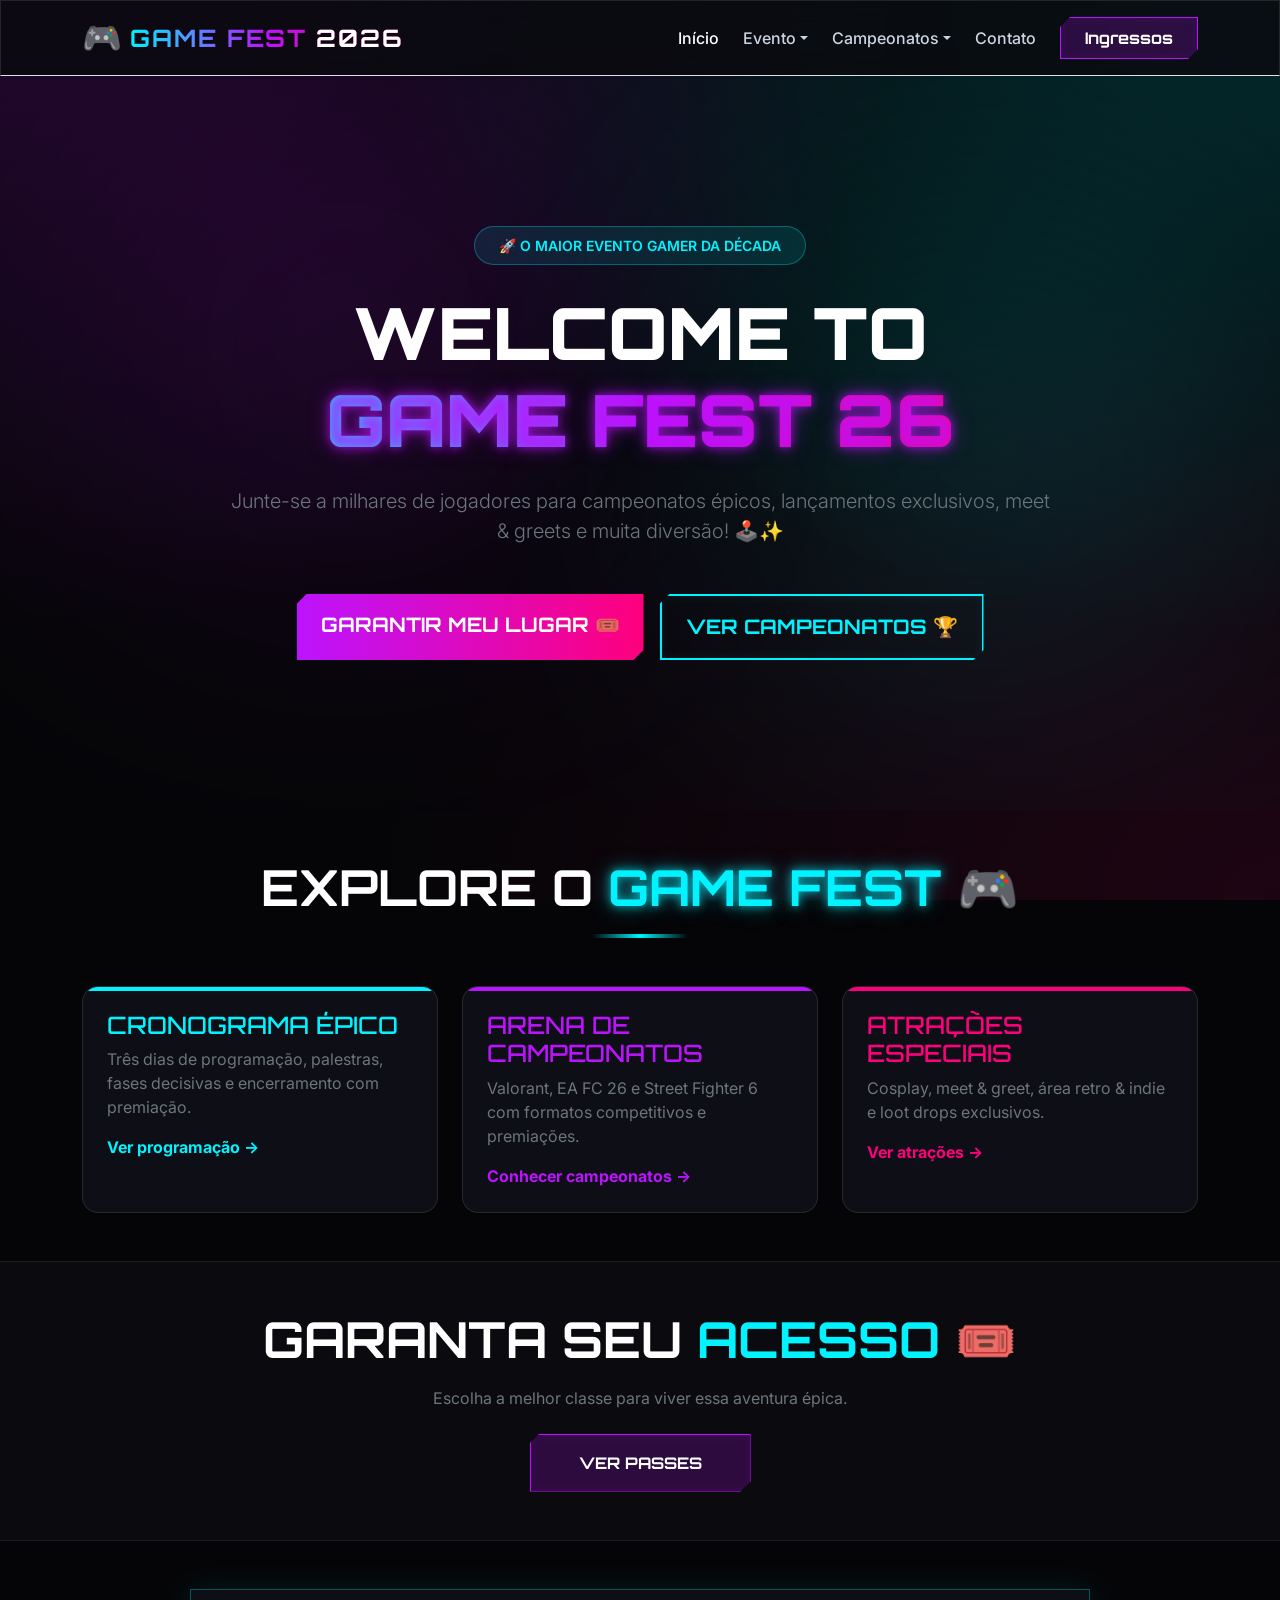
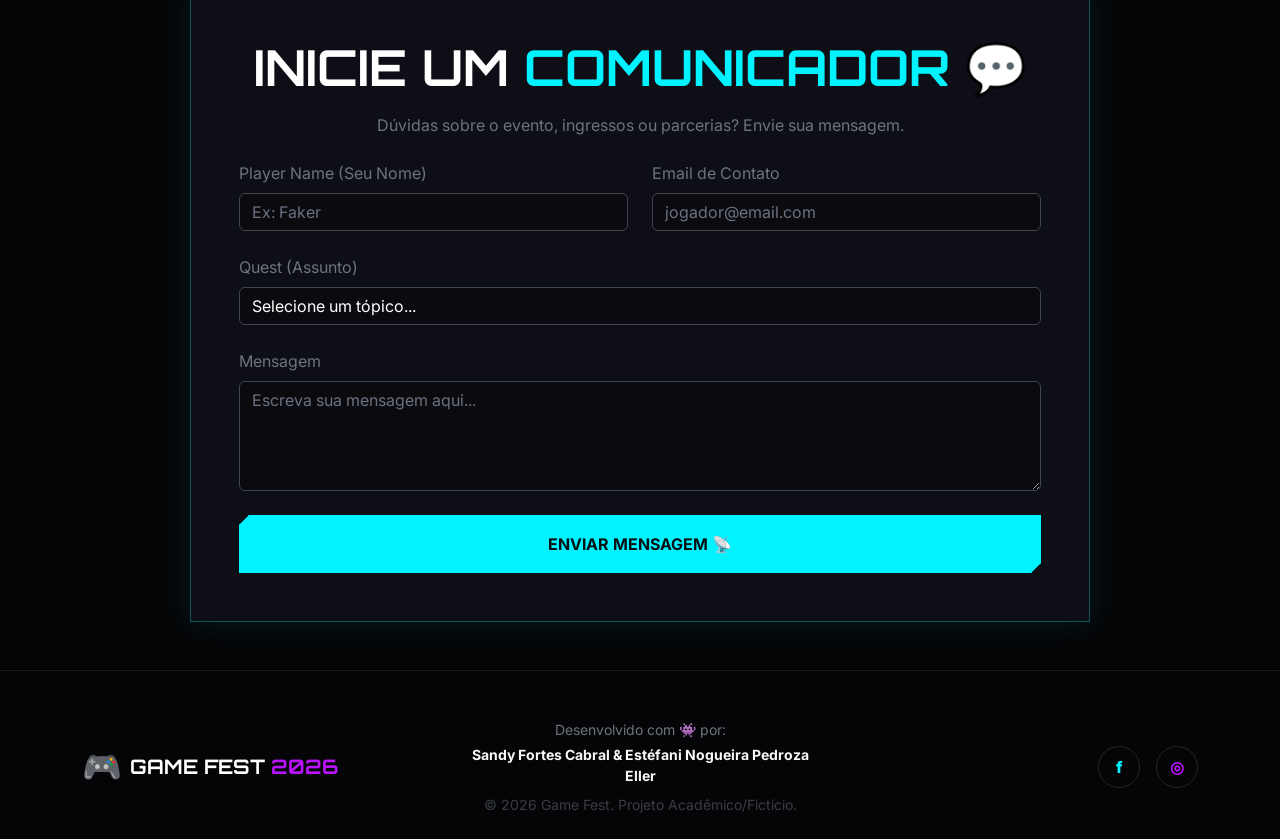
<file: index.html>
<!DOCTYPE html>
<html lang="pt-BR">
<head>
  <meta charset="UTF-8">
  <meta name="viewport" content="width=device-width, initial-scale=1.0">
  <title>Game Fest 2026</title>

<link href="https://cdn.jsdelivr.net/npm/bootstrap@5.3.3/dist/css/bootstrap.min.css" rel="stylesheet">
<link rel="preconnect" href="https://fonts.googleapis.com">
<link rel="preconnect" href="https://fonts.gstatic.com" crossorigin>
<link href="https://fonts.googleapis.com/css2?family=Inter:wght@400;500;600&family=Orbitron:wght@500;700;900&display=swap" rel="stylesheet">
<link rel="stylesheet" href="css/style.css">

</head>
<body>

<nav class="navbar navbar-expand-lg navbar-dark fixed-top glass-panel border-bottom">
  <div class="container">
    <a class="navbar-brand d-flex align-items-center gap-2" href="index.html">
      <span class="fs-2">🎮</span>
      <span class="font-gamer fw-bold fs-4 tracking-wider brand-gradient">
        GAME FEST <span class="text-white">2026</span>
      </span>
    </a>

    <button class="navbar-toggler border-0" type="button" data-bs-toggle="collapse"
            data-bs-target="#menuPrincipal" aria-controls="menuPrincipal"
            aria-expanded="false" aria-label="Abrir menu">
      <span class="navbar-toggler-icon"></span>
    </button>

    <div class="collapse navbar-collapse" id="menuPrincipal">
      <ul class="navbar-nav ms-auto align-items-lg-center gap-lg-2">
        <li class="nav-item">
          <a class="nav-link" href="index.html">Início</a>
        </li>

        <li class="nav-item dropdown">
          <a class="nav-link dropdown-toggle" href="#" role="button" data-bs-toggle="dropdown"
             aria-expanded="false">Evento</a>
          <ul class="dropdown-menu dropdown-menu-dark custom-dropdown">
            <li><a class="dropdown-item" href="programacao.html">Programação</a></li>
            <li><a class="dropdown-item" href="atracoes.html">Atrações</a></li>
            <li><a class="dropdown-item" href="ingressos.html">Ingressos</a></li>
          </ul>
        </li>

        <li class="nav-item dropdown">
          <a class="nav-link dropdown-toggle" href="#" role="button" data-bs-toggle="dropdown"
             aria-expanded="false">Campeonatos</a>
          <ul class="dropdown-menu dropdown-menu-dark custom-dropdown">
            <li><a class="dropdown-item" href="campeonatos.html#valorant">Valorant</a></li>
            <li><a class="dropdown-item" href="campeonatos.html#eafc">EA FC 26</a></li>
            <li><a class="dropdown-item" href="campeonatos.html#sf6">Street Fighter 6</a></li>
          </ul>
        </li>

        <li class="nav-item">
          <a class="nav-link" href="index.html#contato">Contato</a>
        </li>

        <li class="nav-item ms-lg-2 mt-2 mt-lg-0">
          <a href="ingressos.html" class="btn btn-scifi btn-neon-purple px-4 py-2 font-gamer fw-bold">
            Ingressos
          </a>
        </li>
      </ul>
    </div>
  </div>
</nav>

  <main>
<header class="hero d-flex align-items-center position-relative overflow-hidden">
  <div class="hero-glow hero-glow-purple"></div>
  <div class="hero-glow hero-glow-cyan"></div>

  <div class="container position-relative z-1 text-center py-5">
    <div class="d-inline-block mb-4 px-4 py-2 rounded-pill border border-cyan-soft bg-cyan-soft text-neonCyan fw-semibold small animate-float">
      🚀 O MAIOR EVENTO GAMER DA DÉCADA
    </div>

    <h1 class="display-2 font-gamer fw-black text-white mb-4">
      WELCOME TO<br>
      <span class="gradient-text text-glow-purple">GAME FEST 26</span>
    </h1>

    <p class="lead text-secondary mx-auto hero-copy mb-5">
      Junte-se a milhares de jogadores para campeonatos épicos, lançamentos exclusivos,
      meet &amp; greets e muita diversão! 🕹️✨
    </p>

    <div class="d-flex flex-column flex-sm-row justify-content-center gap-3">
      <a href="ingressos.html" class="btn btn-scifi btn-gradient-pink btn-lg px-4 py-3 font-gamer fw-bold">
        GARANTIR MEU LUGAR 🎟️
      </a>
      <a href="campeonatos.html" class="btn btn-scifi btn-outline-cyan btn-lg px-4 py-3 font-gamer fw-bold">
        VER CAMPEONATOS 🏆
      </a>
    </div>
  </div>
</header>

<section class="py-5 py-lg-6">
  <div class="container">
    <div class="text-center mb-5">
      <h2 class="section-title">EXPLORE O <span class="text-neonCyan text-glow-cyan">GAME FEST</span> 🎮</h2>
      <div class="section-line line-cyan"></div>
    </div>

    <div class="row g-4">
      <div class="col-md-6 col-lg-4">
        <div class="glass-panel content-card h-100 p-4">
          <div class="card-accent bg-cyan"></div>
          <h3 class="font-gamer fs-4 text-neonCyan">CRONOGRAMA ÉPICO</h3>
          <p class="text-secondary">Três dias de programação, palestras, fases decisivas e encerramento com premiação.</p>
          <a href="programacao.html" class="text-neonCyan fw-bold text-decoration-none">Ver programação →</a>
        </div>
      </div>
      <div class="col-md-6 col-lg-4">
        <div class="glass-panel content-card h-100 p-4">
          <div class="card-accent bg-purple"></div>
          <h3 class="font-gamer fs-4 text-neonPurple">ARENA DE CAMPEONATOS</h3>
          <p class="text-secondary">Valorant, EA FC 26 e Street Fighter 6 com formatos competitivos e premiações.</p>
          <a href="campeonatos.html" class="text-neonPurple fw-bold text-decoration-none">Conhecer campeonatos →</a>
        </div>
      </div>
      <div class="col-md-6 col-lg-4">
        <div class="glass-panel content-card h-100 p-4">
          <div class="card-accent bg-pink"></div>
          <h3 class="font-gamer fs-4 text-neonPink">ATRAÇÕES ESPECIAIS</h3>
          <p class="text-secondary">Cosplay, meet &amp; greet, área retro &amp; indie e loot drops exclusivos.</p>
          <a href="atracoes.html" class="text-neonPink fw-bold text-decoration-none">Ver atrações →</a>
        </div>
      </div>
    </div>
  </div>
</section>

<section class="py-5 bg-dark border-top border-bottom border-white-subtle">
  <div class="container text-center">
    <h2 class="section-title mb-3">GARANTA SEU <span class="text-neonCyan">ACESSO</span> 🎟️</h2>
    <p class="text-secondary mb-4">Escolha a melhor classe para viver essa aventura épica.</p>
    <a href="ingressos.html" class="btn btn-scifi btn-neon-purple px-5 py-3 font-gamer fw-bold">VER PASSES</a>
  </div>
</section>

<section id="contato" class="py-5 py-lg-6">
  <div class="container">
    <div class="glass-panel contact-panel mx-auto p-4 p-md-5">
      <div class="text-center mb-4">
        <h2 class="section-title">INICIE UM <span class="text-neonCyan">COMUNICADOR</span> 💬</h2>
        <p class="text-secondary mb-0">Dúvidas sobre o evento, ingressos ou parcerias? Envie sua mensagem.</p>
      </div>

      <form id="form-contato" class="row g-4">
        <div class="col-md-6">
          <label for="nome" class="form-label text-secondary">Player Name (Seu Nome)</label>
          <input type="text" id="nome" class="form-control gamer-input" placeholder="Ex: Faker" required>
        </div>
        <div class="col-md-6">
          <label for="email" class="form-label text-secondary">Email de Contato</label>
          <input type="email" id="email" class="form-control gamer-input" placeholder="jogador@email.com" required>
        </div>
        <div class="col-12">
          <label for="assunto" class="form-label text-secondary">Quest (Assunto)</label>
          <select id="assunto" class="form-select gamer-input" required>
            <option value="">Selecione um tópico...</option>
            <option value="ingressos">Dúvida sobre Ingressos</option>
            <option value="campeonatos">Inscrição em Campeonatos</option>
            <option value="imprensa">Credenciamento de Imprensa/Criador</option>
            <option value="outros">Outros</option>
          </select>
        </div>
        <div class="col-12">
          <label for="mensagem" class="form-label text-secondary">Mensagem</label>
          <textarea id="mensagem" rows="4" class="form-control gamer-input" placeholder="Escreva sua mensagem aqui..." required></textarea>
        </div>
        <div class="col-12">
          <button type="submit" class="w-100 btn btn-scifi btn-neon-cyan py-3 fw-bold">ENVIAR MENSAGEM 📡</button>
        </div>
      </form>

      <div id="mensagem-sucesso" class="alert alert-success d-none mt-4 text-center">
        ✅ Missão Concluída! Sua mensagem foi enviada com sucesso ao nosso QG. Aguarde nosso retorno!
      </div>
    </div>
  </div>
</section>
</main>

<footer class="bg-darker border-top border-white-subtle pt-5 pb-4">
  <div class="container">
    <div class="row align-items-center g-4">
      <div class="col-md-4">
        <div class="d-flex align-items-center gap-2">
          <span class="fs-2">🎮</span>
          <span class="font-gamer fw-bold fs-5">GAME FEST <span class="text-neonPurple">2026</span></span>
        </div>
      </div>

      <div class="col-md-4 text-center text-secondary small">
        <p class="mb-1">Desenvolvido com 👾 por:</p>
        <p class="fw-bold text-light mb-0">Sandy Fortes Cabral &amp; Estéfani Nogueira Pedroza Eller</p>
        <p class="mt-2 mb-0 opacity-50">&copy; 2026 Game Fest. Projeto Acadêmico/Fictício.</p>
      </div>

      <div class="col-md-4 d-flex justify-content-md-end justify-content-center gap-3">
        <a href="#" class="social-link text-cyan" aria-label="Facebook">f</a>
        <a href="#" class="social-link text-purple" aria-label="Instagram">◎</a>
      </div>
    </div>
  </div>
</footer>


<script src="https://cdn.jsdelivr.net/npm/bootstrap@5.3.3/dist/js/bootstrap.bundle.min.js"></script>
<script src="js/script.js"></script>

</body>
</html>
</file>
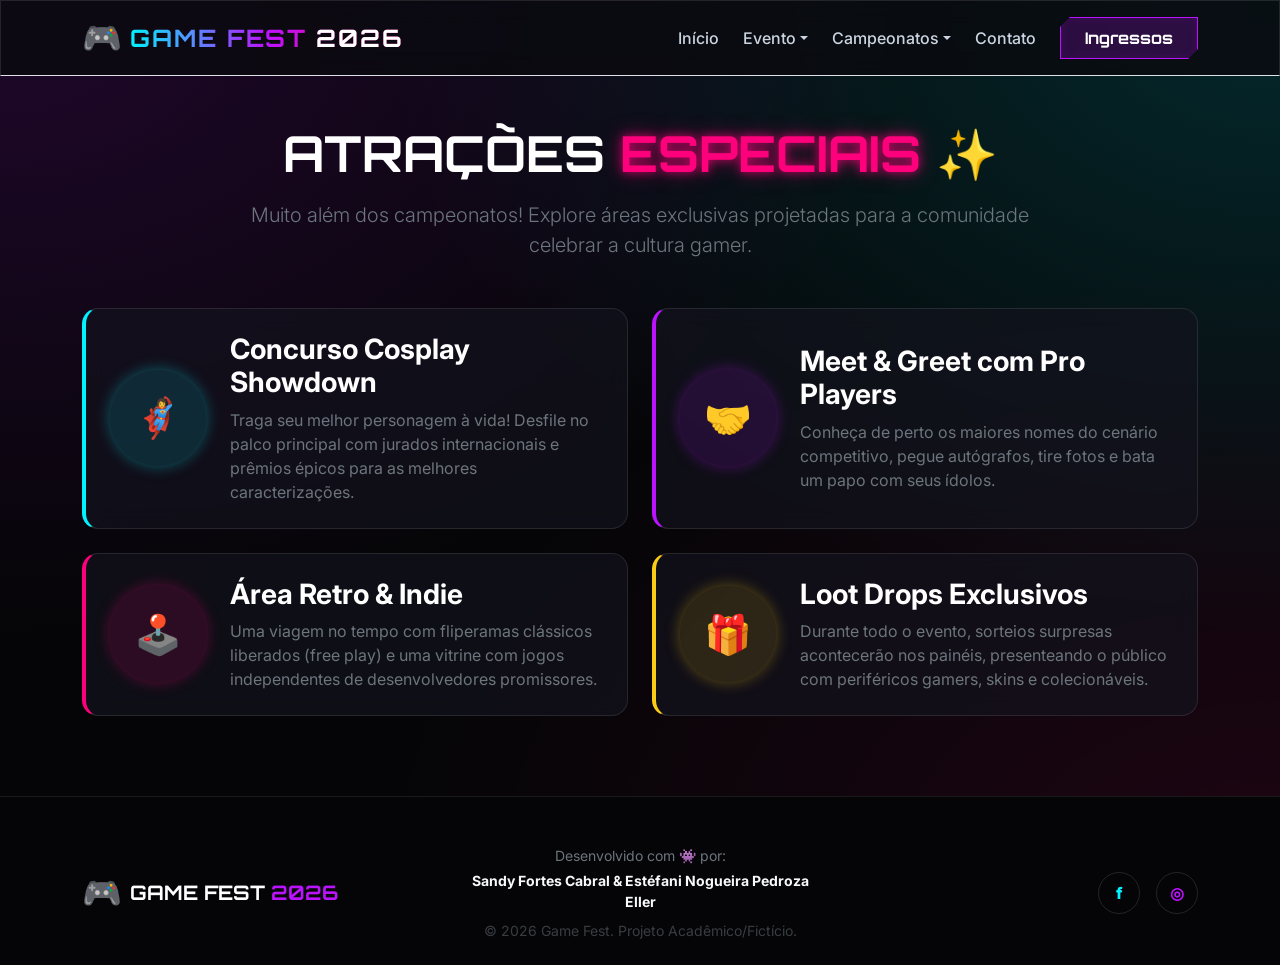
<file: atracoes.html>
<!DOCTYPE html>
<html lang="pt-BR">
<head>
  <meta charset="UTF-8">
  <meta name="viewport" content="width=device-width, initial-scale=1.0">
  <title>Atrações | Game Fest 2026</title>

<link href="https://cdn.jsdelivr.net/npm/bootstrap@5.3.3/dist/css/bootstrap.min.css" rel="stylesheet">
<link rel="preconnect" href="https://fonts.googleapis.com">
<link rel="preconnect" href="https://fonts.gstatic.com" crossorigin>
<link href="https://fonts.googleapis.com/css2?family=Inter:wght@400;500;600&family=Orbitron:wght@500;700;900&display=swap" rel="stylesheet">
<link rel="stylesheet" href="css/style.css">

</head>
<body>

<nav class="navbar navbar-expand-lg navbar-dark fixed-top glass-panel border-bottom">
  <div class="container">
    <a class="navbar-brand d-flex align-items-center gap-2" href="index.html">
      <span class="fs-2">🎮</span>
      <span class="font-gamer fw-bold fs-4 tracking-wider brand-gradient">
        GAME FEST <span class="text-white">2026</span>
      </span>
    </a>

    <button class="navbar-toggler border-0" type="button" data-bs-toggle="collapse"
            data-bs-target="#menuPrincipal" aria-controls="menuPrincipal"
            aria-expanded="false" aria-label="Abrir menu">
      <span class="navbar-toggler-icon"></span>
    </button>

    <div class="collapse navbar-collapse" id="menuPrincipal">
      <ul class="navbar-nav ms-auto align-items-lg-center gap-lg-2">
        <li class="nav-item">
          <a class="nav-link" href="index.html">Início</a>
        </li>

        <li class="nav-item dropdown">
          <a class="nav-link dropdown-toggle" href="#" role="button" data-bs-toggle="dropdown"
             aria-expanded="false">Evento</a>
          <ul class="dropdown-menu dropdown-menu-dark custom-dropdown">
            <li><a class="dropdown-item" href="programacao.html">Programação</a></li>
            <li><a class="dropdown-item" href="atracoes.html">Atrações</a></li>
            <li><a class="dropdown-item" href="ingressos.html">Ingressos</a></li>
          </ul>
        </li>

        <li class="nav-item dropdown">
          <a class="nav-link dropdown-toggle" href="#" role="button" data-bs-toggle="dropdown"
             aria-expanded="false">Campeonatos</a>
          <ul class="dropdown-menu dropdown-menu-dark custom-dropdown">
            <li><a class="dropdown-item" href="campeonatos.html#valorant">Valorant</a></li>
            <li><a class="dropdown-item" href="campeonatos.html#eafc">EA FC 26</a></li>
            <li><a class="dropdown-item" href="campeonatos.html#sf6">Street Fighter 6</a></li>
          </ul>
        </li>

        <li class="nav-item">
          <a class="nav-link" href="index.html#contato">Contato</a>
        </li>

        <li class="nav-item ms-lg-2 mt-2 mt-lg-0">
          <a href="ingressos.html" class="btn btn-scifi btn-neon-purple px-4 py-2 font-gamer fw-bold">
            Ingressos
          </a>
        </li>
      </ul>
    </div>
  </div>
</nav>

  <main>
<section class="inner-page py-5 py-lg-6">
  <div class="container">
    <div class="text-center mb-5">
      <h1 class="section-title">ATRAÇÕES <span class="text-neonPink text-glow-pink">ESPECIAIS</span> ✨</h1>
      <p class="text-secondary lead mx-auto section-copy">Muito além dos campeonatos! Explore áreas exclusivas projetadas para a comunidade celebrar a cultura gamer.</p>
    </div>

    <div class="row g-4">
      <div class="col-lg-6">
        <div class="glass-panel attraction-card h-100 p-4 border-cyan">
          <div class="attraction-icon cyan-icon">🦸‍♀️</div>
          <div>
            <h2 class="fs-3 fw-bold">Concurso Cosplay Showdown</h2>
            <p class="text-secondary mb-0">Traga seu melhor personagem à vida! Desfile no palco principal com jurados internacionais e prêmios épicos para as melhores caracterizações.</p>
          </div>
        </div>
      </div>

      <div class="col-lg-6">
        <div class="glass-panel attraction-card h-100 p-4 border-purple">
          <div class="attraction-icon purple-icon">🤝</div>
          <div>
            <h2 class="fs-3 fw-bold">Meet &amp; Greet com Pro Players</h2>
            <p class="text-secondary mb-0">Conheça de perto os maiores nomes do cenário competitivo, pegue autógrafos, tire fotos e bata um papo com seus ídolos.</p>
          </div>
        </div>
      </div>

      <div class="col-lg-6">
        <div class="glass-panel attraction-card h-100 p-4 border-pink">
          <div class="attraction-icon pink-icon">🕹️</div>
          <div>
            <h2 class="fs-3 fw-bold">Área Retro &amp; Indie</h2>
            <p class="text-secondary mb-0">Uma viagem no tempo com fliperamas clássicos liberados (free play) e uma vitrine com jogos independentes de desenvolvedores promissores.</p>
          </div>
        </div>
      </div>

      <div class="col-lg-6">
        <div class="glass-panel attraction-card h-100 p-4 border-yellow">
          <div class="attraction-icon yellow-icon">🎁</div>
          <div>
            <h2 class="fs-3 fw-bold">Loot Drops Exclusivos</h2>
            <p class="text-secondary mb-0">Durante todo o evento, sorteios surpresas acontecerão nos painéis, presenteando o público com periféricos gamers, skins e colecionáveis.</p>
          </div>
        </div>
      </div>
    </div>
  </div>
</section>
</main>

<footer class="bg-darker border-top border-white-subtle pt-5 pb-4">
  <div class="container">
    <div class="row align-items-center g-4">
      <div class="col-md-4">
        <div class="d-flex align-items-center gap-2">
          <span class="fs-2">🎮</span>
          <span class="font-gamer fw-bold fs-5">GAME FEST <span class="text-neonPurple">2026</span></span>
        </div>
      </div>

      <div class="col-md-4 text-center text-secondary small">
        <p class="mb-1">Desenvolvido com 👾 por:</p>
        <p class="fw-bold text-light mb-0">Sandy Fortes Cabral &amp; Estéfani Nogueira Pedroza Eller</p>
        <p class="mt-2 mb-0 opacity-50">&copy; 2026 Game Fest. Projeto Acadêmico/Fictício.</p>
      </div>

      <div class="col-md-4 d-flex justify-content-md-end justify-content-center gap-3">
        <a href="#" class="social-link text-cyan" aria-label="Facebook">f</a>
        <a href="#" class="social-link text-purple" aria-label="Instagram">◎</a>
      </div>
    </div>
  </div>
</footer>


<script src="https://cdn.jsdelivr.net/npm/bootstrap@5.3.3/dist/js/bootstrap.bundle.min.js"></script>
<script src="js/script.js"></script>

</body>
</html>
</file>
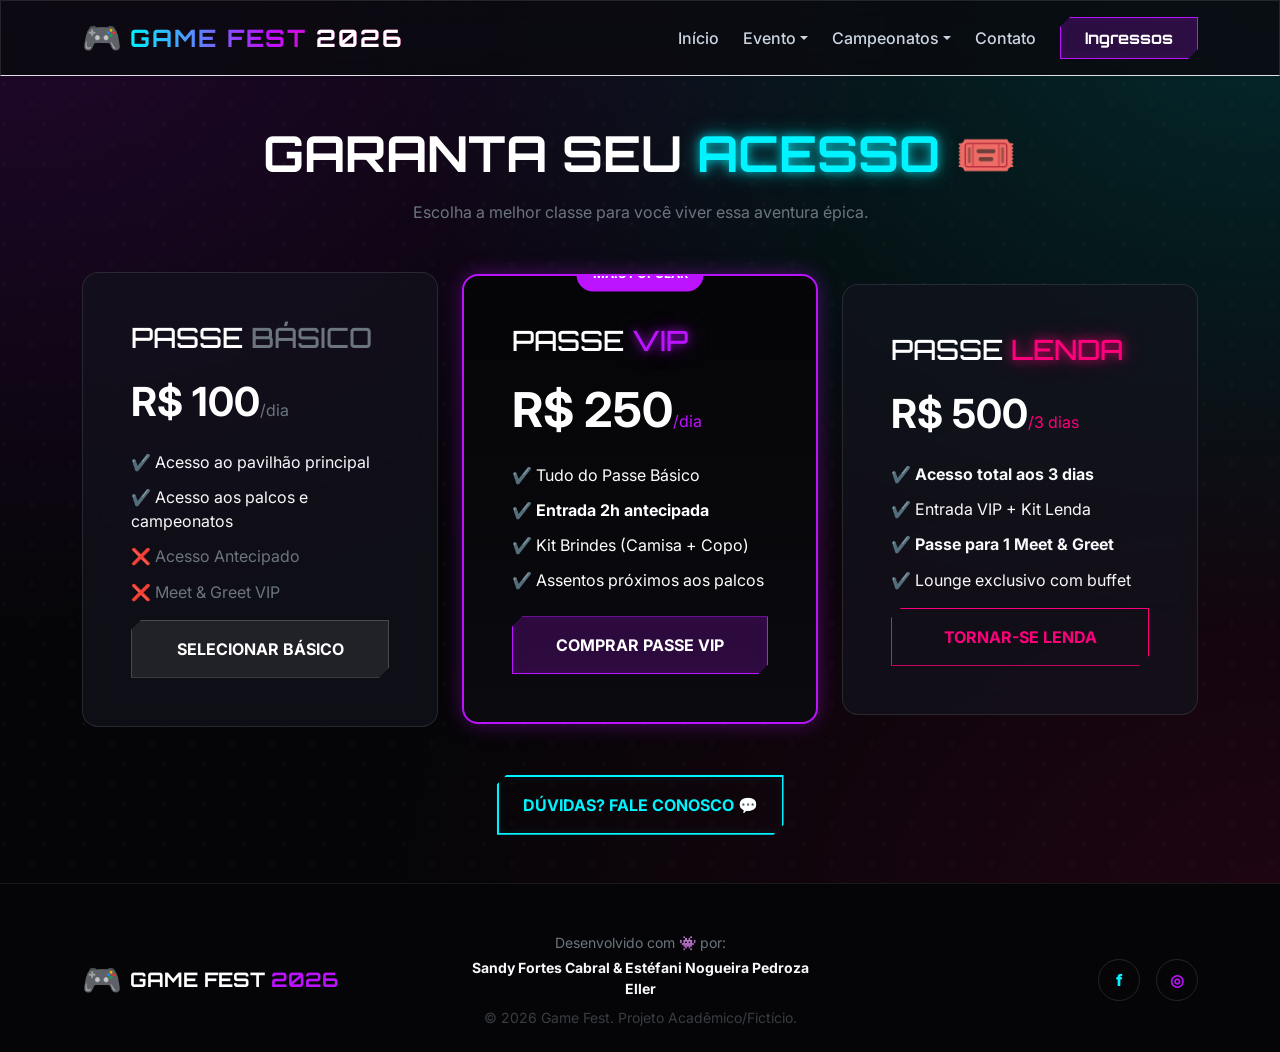
<file: ingressos.html>
<!DOCTYPE html>
<html lang="pt-BR">
<head>
  <meta charset="UTF-8">
  <meta name="viewport" content="width=device-width, initial-scale=1.0">
  <title>Ingressos | Game Fest 2026</title>

<link href="https://cdn.jsdelivr.net/npm/bootstrap@5.3.3/dist/css/bootstrap.min.css" rel="stylesheet">
<link rel="preconnect" href="https://fonts.googleapis.com">
<link rel="preconnect" href="https://fonts.gstatic.com" crossorigin>
<link href="https://fonts.googleapis.com/css2?family=Inter:wght@400;500;600&family=Orbitron:wght@500;700;900&display=swap" rel="stylesheet">
<link rel="stylesheet" href="css/style.css">

</head>
<body>

<nav class="navbar navbar-expand-lg navbar-dark fixed-top glass-panel border-bottom">
  <div class="container">
    <a class="navbar-brand d-flex align-items-center gap-2" href="index.html">
      <span class="fs-2">🎮</span>
      <span class="font-gamer fw-bold fs-4 tracking-wider brand-gradient">
        GAME FEST <span class="text-white">2026</span>
      </span>
    </a>

    <button class="navbar-toggler border-0" type="button" data-bs-toggle="collapse"
            data-bs-target="#menuPrincipal" aria-controls="menuPrincipal"
            aria-expanded="false" aria-label="Abrir menu">
      <span class="navbar-toggler-icon"></span>
    </button>

    <div class="collapse navbar-collapse" id="menuPrincipal">
      <ul class="navbar-nav ms-auto align-items-lg-center gap-lg-2">
        <li class="nav-item">
          <a class="nav-link" href="index.html">Início</a>
        </li>

        <li class="nav-item dropdown">
          <a class="nav-link dropdown-toggle" href="#" role="button" data-bs-toggle="dropdown"
             aria-expanded="false">Evento</a>
          <ul class="dropdown-menu dropdown-menu-dark custom-dropdown">
            <li><a class="dropdown-item" href="programacao.html">Programação</a></li>
            <li><a class="dropdown-item" href="atracoes.html">Atrações</a></li>
            <li><a class="dropdown-item" href="ingressos.html">Ingressos</a></li>
          </ul>
        </li>

        <li class="nav-item dropdown">
          <a class="nav-link dropdown-toggle" href="#" role="button" data-bs-toggle="dropdown"
             aria-expanded="false">Campeonatos</a>
          <ul class="dropdown-menu dropdown-menu-dark custom-dropdown">
            <li><a class="dropdown-item" href="campeonatos.html#valorant">Valorant</a></li>
            <li><a class="dropdown-item" href="campeonatos.html#eafc">EA FC 26</a></li>
            <li><a class="dropdown-item" href="campeonatos.html#sf6">Street Fighter 6</a></li>
          </ul>
        </li>

        <li class="nav-item">
          <a class="nav-link" href="index.html#contato">Contato</a>
        </li>

        <li class="nav-item ms-lg-2 mt-2 mt-lg-0">
          <a href="ingressos.html" class="btn btn-scifi btn-neon-purple px-4 py-2 font-gamer fw-bold">
            Ingressos
          </a>
        </li>
      </ul>
    </div>
  </div>
</nav>

  <main>
<section class="inner-page py-5 py-lg-6 ticket-bg">
  <div class="container">
    <div class="text-center mb-5">
      <h1 class="section-title">GARANTA SEU <span class="text-neonCyan text-glow-cyan">ACESSO</span> 🎟️</h1>
      <p class="text-secondary">Escolha a melhor classe para você viver essa aventura épica.</p>
    </div>

    <div class="row g-4 align-items-center justify-content-center">
      <div class="col-lg-4">
        <div class="glass-panel ticket-card h-100 p-4 p-lg-5">
          <h2 class="font-gamer fs-3">PASSE <span class="text-secondary">BÁSICO</span></h2>
          <div class="my-4"><span class="display-6 fw-bold">R$ 100</span><span class="text-secondary">/dia</span></div>
          <ul class="list-unstyled ticket-list text-light">
            <li>✔️ Acesso ao pavilhão principal</li>
            <li>✔️ Acesso aos palcos e campeonatos</li>
            <li class="text-secondary">❌ Acesso Antecipado</li>
            <li class="text-secondary">❌ Meet &amp; Greet VIP</li>
          </ul>
          <button class="w-100 btn btn-scifi btn-light-soft py-3 fw-bold">SELECIONAR BÁSICO</button>
        </div>
      </div>

      <div class="col-lg-4">
        <div class="ticket-card vip-card h-100 p-4 p-lg-5 position-relative">
          <div class="popular-badge">MAIS POPULAR</div>
          <h2 class="font-gamer fs-3">PASSE <span class="text-neonPurple text-glow-purple">VIP</span></h2>
          <div class="my-4"><span class="display-5 fw-bold">R$ 250</span><span class="text-neonPurple">/dia</span></div>
          <ul class="list-unstyled ticket-list mb-4">
            <li>✔️ Tudo do Passe Básico</li>
            <li>✔️ <strong>Entrada 2h antecipada</strong></li>
            <li>✔️ Kit Brindes (Camisa + Copo)</li>
            <li>✔️ Assentos próximos aos palcos</li>
          </ul>
          <button class="w-100 btn btn-scifi btn-neon-purple py-3 fw-bold">COMPRAR PASSE VIP</button>
        </div>
      </div>

      <div class="col-lg-4">
        <div class="glass-panel ticket-card h-100 p-4 p-lg-5">
          <h2 class="font-gamer fs-3">PASSE <span class="text-neonPink text-glow-pink">LENDA</span></h2>
          <div class="my-4"><span class="display-6 fw-bold">R$ 500</span><span class="text-neonPink">/3 dias</span></div>
          <ul class="list-unstyled ticket-list text-light">
            <li>✔️ <strong>Acesso total aos 3 dias</strong></li>
            <li>✔️ Entrada VIP + Kit Lenda</li>
            <li>✔️ <strong>Passe para 1 Meet &amp; Greet</strong></li>
            <li>✔️ Lounge exclusivo com buffet</li>
          </ul>
          <button class="w-100 btn btn-scifi btn-outline-pink py-3 fw-bold">TORNAR-SE LENDA</button>
        </div>
      </div>
    </div>

    <div class="text-center mt-5">
      <a href="index.html#contato" class="btn btn-scifi btn-outline-cyan px-4 py-3 fw-bold">DÚVIDAS? FALE CONOSCO 💬</a>
    </div>
  </div>
</section>
</main>

<footer class="bg-darker border-top border-white-subtle pt-5 pb-4">
  <div class="container">
    <div class="row align-items-center g-4">
      <div class="col-md-4">
        <div class="d-flex align-items-center gap-2">
          <span class="fs-2">🎮</span>
          <span class="font-gamer fw-bold fs-5">GAME FEST <span class="text-neonPurple">2026</span></span>
        </div>
      </div>

      <div class="col-md-4 text-center text-secondary small">
        <p class="mb-1">Desenvolvido com 👾 por:</p>
        <p class="fw-bold text-light mb-0">Sandy Fortes Cabral &amp; Estéfani Nogueira Pedroza Eller</p>
        <p class="mt-2 mb-0 opacity-50">&copy; 2026 Game Fest. Projeto Acadêmico/Fictício.</p>
      </div>

      <div class="col-md-4 d-flex justify-content-md-end justify-content-center gap-3">
        <a href="#" class="social-link text-cyan" aria-label="Facebook">f</a>
        <a href="#" class="social-link text-purple" aria-label="Instagram">◎</a>
      </div>
    </div>
  </div>
</footer>


<script src="https://cdn.jsdelivr.net/npm/bootstrap@5.3.3/dist/js/bootstrap.bundle.min.js"></script>
<script src="js/script.js"></script>

</body>
</html>
</file>
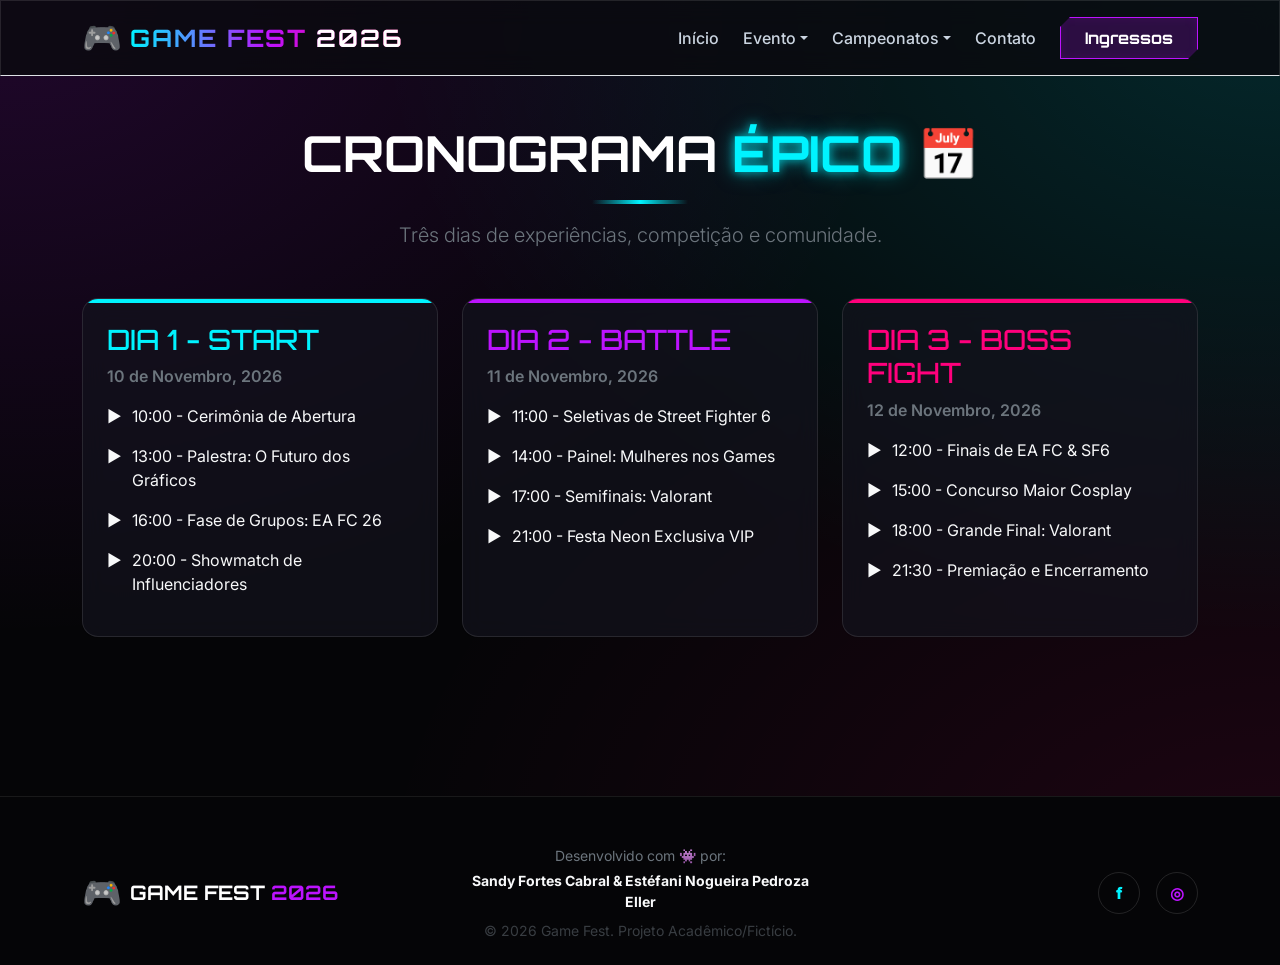
<file: programacao.html>
<!DOCTYPE html>
<html lang="pt-BR">
<head>
  <meta charset="UTF-8">
  <meta name="viewport" content="width=device-width, initial-scale=1.0">
  <title>Programação | Game Fest 2026</title>

<link href="https://cdn.jsdelivr.net/npm/bootstrap@5.3.3/dist/css/bootstrap.min.css" rel="stylesheet">
<link rel="preconnect" href="https://fonts.googleapis.com">
<link rel="preconnect" href="https://fonts.gstatic.com" crossorigin>
<link href="https://fonts.googleapis.com/css2?family=Inter:wght@400;500;600&family=Orbitron:wght@500;700;900&display=swap" rel="stylesheet">
<link rel="stylesheet" href="css/style.css">

</head>
<body>

<nav class="navbar navbar-expand-lg navbar-dark fixed-top glass-panel border-bottom">
  <div class="container">
    <a class="navbar-brand d-flex align-items-center gap-2" href="index.html">
      <span class="fs-2">🎮</span>
      <span class="font-gamer fw-bold fs-4 tracking-wider brand-gradient">
        GAME FEST <span class="text-white">2026</span>
      </span>
    </a>

    <button class="navbar-toggler border-0" type="button" data-bs-toggle="collapse"
            data-bs-target="#menuPrincipal" aria-controls="menuPrincipal"
            aria-expanded="false" aria-label="Abrir menu">
      <span class="navbar-toggler-icon"></span>
    </button>

    <div class="collapse navbar-collapse" id="menuPrincipal">
      <ul class="navbar-nav ms-auto align-items-lg-center gap-lg-2">
        <li class="nav-item">
          <a class="nav-link" href="index.html">Início</a>
        </li>

        <li class="nav-item dropdown">
          <a class="nav-link dropdown-toggle" href="#" role="button" data-bs-toggle="dropdown"
             aria-expanded="false">Evento</a>
          <ul class="dropdown-menu dropdown-menu-dark custom-dropdown">
            <li><a class="dropdown-item" href="programacao.html">Programação</a></li>
            <li><a class="dropdown-item" href="atracoes.html">Atrações</a></li>
            <li><a class="dropdown-item" href="ingressos.html">Ingressos</a></li>
          </ul>
        </li>

        <li class="nav-item dropdown">
          <a class="nav-link dropdown-toggle" href="#" role="button" data-bs-toggle="dropdown"
             aria-expanded="false">Campeonatos</a>
          <ul class="dropdown-menu dropdown-menu-dark custom-dropdown">
            <li><a class="dropdown-item" href="campeonatos.html#valorant">Valorant</a></li>
            <li><a class="dropdown-item" href="campeonatos.html#eafc">EA FC 26</a></li>
            <li><a class="dropdown-item" href="campeonatos.html#sf6">Street Fighter 6</a></li>
          </ul>
        </li>

        <li class="nav-item">
          <a class="nav-link" href="index.html#contato">Contato</a>
        </li>

        <li class="nav-item ms-lg-2 mt-2 mt-lg-0">
          <a href="ingressos.html" class="btn btn-scifi btn-neon-purple px-4 py-2 font-gamer fw-bold">
            Ingressos
          </a>
        </li>
      </ul>
    </div>
  </div>
</nav>

  <main>
<section class="inner-page py-5 py-lg-6">
  <div class="container">
    <div class="text-center mb-5">
      <h1 class="section-title">CRONOGRAMA <span class="text-neonCyan text-glow-cyan">ÉPICO</span> 📅</h1>
      <div class="section-line line-cyan"></div>
      <p class="text-secondary lead mt-3">Três dias de experiências, competição e comunidade.</p>
    </div>

    <div class="row g-4">
      <div class="col-lg-4">
        <div class="glass-panel schedule-card h-100 p-4">
          <div class="schedule-top bg-cyan"></div>
          <h2 class="font-gamer fs-3 text-neonCyan">DIA 1 - START</h2>
          <p class="text-secondary fw-semibold">10 de Novembro, 2026</p>
          <ul class="list-unstyled schedule-list text-light">
            <li>▶ <span>10:00 - Cerimônia de Abertura</span></li>
            <li>▶ <span>13:00 - Palestra: O Futuro dos Gráficos</span></li>
            <li>▶ <span>16:00 - Fase de Grupos: EA FC 26</span></li>
            <li>▶ <span>20:00 - Showmatch de Influenciadores</span></li>
          </ul>
        </div>
      </div>

      <div class="col-lg-4">
        <div class="glass-panel schedule-card h-100 p-4">
          <div class="schedule-top bg-purple"></div>
          <h2 class="font-gamer fs-3 text-neonPurple">DIA 2 - BATTLE</h2>
          <p class="text-secondary fw-semibold">11 de Novembro, 2026</p>
          <ul class="list-unstyled schedule-list text-light">
            <li>▶ <span>11:00 - Seletivas de Street Fighter 6</span></li>
            <li>▶ <span>14:00 - Painel: Mulheres nos Games</span></li>
            <li>▶ <span>17:00 - Semifinais: Valorant</span></li>
            <li>▶ <span>21:00 - Festa Neon Exclusiva VIP</span></li>
          </ul>
        </div>
      </div>

      <div class="col-lg-4">
        <div class="glass-panel schedule-card h-100 p-4">
          <div class="schedule-top bg-pink"></div>
          <h2 class="font-gamer fs-3 text-neonPink">DIA 3 - BOSS FIGHT</h2>
          <p class="text-secondary fw-semibold">12 de Novembro, 2026</p>
          <ul class="list-unstyled schedule-list text-light">
            <li>▶ <span>12:00 - Finais de EA FC &amp; SF6</span></li>
            <li>▶ <span>15:00 - Concurso Maior Cosplay</span></li>
            <li>▶ <span>18:00 - Grande Final: Valorant</span></li>
            <li>▶ <span>21:30 - Premiação e Encerramento</span></li>
          </ul>
        </div>
      </div>
    </div>
  </div>
</section>
</main>

<footer class="bg-darker border-top border-white-subtle pt-5 pb-4">
  <div class="container">
    <div class="row align-items-center g-4">
      <div class="col-md-4">
        <div class="d-flex align-items-center gap-2">
          <span class="fs-2">🎮</span>
          <span class="font-gamer fw-bold fs-5">GAME FEST <span class="text-neonPurple">2026</span></span>
        </div>
      </div>

      <div class="col-md-4 text-center text-secondary small">
        <p class="mb-1">Desenvolvido com 👾 por:</p>
        <p class="fw-bold text-light mb-0">Sandy Fortes Cabral &amp; Estéfani Nogueira Pedroza Eller</p>
        <p class="mt-2 mb-0 opacity-50">&copy; 2026 Game Fest. Projeto Acadêmico/Fictício.</p>
      </div>

      <div class="col-md-4 d-flex justify-content-md-end justify-content-center gap-3">
        <a href="#" class="social-link text-cyan" aria-label="Facebook">f</a>
        <a href="#" class="social-link text-purple" aria-label="Instagram">◎</a>
      </div>
    </div>
  </div>
</footer>


<script src="https://cdn.jsdelivr.net/npm/bootstrap@5.3.3/dist/js/bootstrap.bundle.min.js"></script>
<script src="js/script.js"></script>

</body>
</html>
</file>
<file: css/style.css>
:root {
  --dark: #0a0a0f;
  --darker: #050507;
  --cyan: #00f3ff;
  --purple: #bc13fe;
  --pink: #ff007c;
}

html {
  scroll-behavior: smooth;
}

body {
  background-color: var(--darker);
  background-image:
    radial-gradient(at 0% 0%, rgba(188, 19, 254, 0.15) 0, transparent 50%),
    radial-gradient(at 100% 0%, rgba(0, 243, 255, 0.15) 0, transparent 50%),
    radial-gradient(at 100% 100%, rgba(255, 0, 124, 0.10) 0, transparent 50%);
  background-attachment: fixed;
  color: #fff;
  font-family: "Inter", sans-serif;
  min-height: 100vh;
  overflow-x: hidden;
  padding-top: 76px;
}

.font-gamer {
  font-family: "Orbitron", sans-serif;
}

.fw-black {
  font-weight: 900;
}

.tracking-wider {
  letter-spacing: .08em;
}

.brand-gradient,
.gradient-text {
  background: linear-gradient(90deg, var(--cyan), var(--purple), var(--pink));
  -webkit-background-clip: text;
  background-clip: text;
  color: transparent;
}

.text-neonCyan { color: var(--cyan) !important; }
.text-neonPurple { color: var(--purple) !important; }
.text-neonPink { color: var(--pink) !important; }

.text-cyan { color: var(--cyan) !important; }
.text-purple { color: var(--purple) !important; }

.text-glow-cyan {
  text-shadow: 0 0 10px rgba(0, 243, 255, .7), 0 0 20px rgba(0, 243, 255, .5);
}

.text-glow-purple {
  text-shadow: 0 0 10px rgba(188, 19, 254, .7), 0 0 20px rgba(188, 19, 254, .5);
}

.text-glow-pink {
  text-shadow: 0 0 10px rgba(255, 0, 124, .7), 0 0 20px rgba(255, 0, 124, .5);
}

.glass-panel {
  background: rgba(20, 20, 30, .68);
  backdrop-filter: blur(12px);
  -webkit-backdrop-filter: blur(12px);
  border: 1px solid rgba(255, 255, 255, .10);
}

.navbar.glass-panel {
  background: rgba(10, 10, 15, .82);
  z-index: 1030;
}

.navbar .nav-link {
  color: #cbd5e1;
  transition: color .25s ease;
  font-weight: 500;
}

.navbar .nav-link:hover,
.navbar .nav-link:focus {
  color: var(--cyan);
}

.navbar .dropdown-menu {
  background: rgba(12, 12, 20, .97);
  border: 1px solid rgba(255,255,255,.12);
  box-shadow: 0 15px 35px rgba(0,0,0,.45);
}

.custom-dropdown .dropdown-item {
  color: #d1d5db;
  transition: background .2s ease, color .2s ease;
}

.custom-dropdown .dropdown-item:hover,
.custom-dropdown .dropdown-item:focus {
  background: rgba(188,19,254,.12);
  color: var(--cyan);
}

.border-white-subtle {
  border-color: rgba(255,255,255,.08) !important;
}

.bg-dark {
  background-color: var(--dark) !important;
}

.bg-darker {
  background-color: var(--darker) !important;
}

.bg-cyan { background-color: var(--cyan) !important; }
.bg-purple { background-color: var(--purple) !important; }
.bg-pink { background-color: var(--pink) !important; }

.bg-neonCyan {
  background-color: var(--cyan) !important;
}

.bg-neonPurple {
  background-color: var(--purple) !important;
}

.bg-neonPink {
  background-color: var(--pink) !important;
}

.bg-cyan-soft {
  background-color: rgba(0,243,255,.10);
}

.border-cyan-soft {
  border-color: rgba(0,243,255,.30) !important;
}

.btn-scifi {
  border-radius: 0;
  clip-path: polygon(10px 0, 100% 0, 100% calc(100% - 10px), calc(100% - 10px) 100%, 0 100%, 0 10px);
  transition: .3s ease;
}

.btn-gradient-pink {
  background: linear-gradient(90deg, var(--purple), var(--pink));
  color: #fff;
  border: 0;
  box-shadow: 0 0 20px rgba(188,19,254,.45);
}

.btn-gradient-pink:hover {
  color: #fff;
  transform: scale(1.03);
  box-shadow: 0 0 28px rgba(255,0,124,.55);
}

.btn-outline-cyan {
  color: var(--cyan);
  background: transparent;
  border: 2px solid var(--cyan);
  box-shadow: 0 0 15px rgba(0,243,255,.25), inset 0 0 10px rgba(0,243,255,.08);
}

.btn-outline-cyan:hover {
  color: #071014;
  background: var(--cyan);
}

.btn-neon-cyan {
  color: #071014;
  background: var(--cyan);
  border: 1px solid var(--cyan);
  box-shadow: 0 0 15px rgba(0,243,255,.30), inset 0 0 10px rgba(0,243,255,.10);
}

.btn-neon-cyan:hover {
  color: #071014;
  background: #fff;
}

.btn-neon-purple {
  color: #fff;
  background: rgba(188,19,254,.20);
  border: 1px solid var(--purple);
  box-shadow: 0 0 15px rgba(188,19,254,.30), inset 0 0 10px rgba(188,19,254,.10);
}

.btn-neon-purple:hover {
  color: #fff;
  background: var(--purple);
  box-shadow: 0 0 25px rgba(188,19,254,.55), inset 0 0 15px rgba(188,19,254,.25);
}

.btn-outline-pink {
  color: var(--pink);
  background: transparent;
  border: 1px solid var(--pink);
}

.btn-outline-pink:hover {
  color: #fff;
  background: var(--pink);
}

.btn-light-soft {
  background: rgba(255,255,255,.08);
  color: #fff;
  border: 1px solid rgba(255,255,255,.18);
}

.btn-light-soft:hover {
  color: #fff;
  background: rgba(255,255,255,.16);
}

.hero {
  min-height: calc(90vh - 76px);
}

.hero-copy,
.section-copy {
  max-width: 820px;
}

.hero-glow {
  position: absolute;
  width: 380px;
  height: 380px;
  border-radius: 50%;
  filter: blur(150px);
  opacity: .20;
  pointer-events: none;
}

.hero-glow-purple {
  background: var(--purple);
  left: 12%;
  top: 10%;
  animation: pulseGlow 3s ease-in-out infinite;
}

.hero-glow-cyan {
  background: var(--cyan);
  right: 8%;
  top: 25%;
}

.animate-float {
  animation: float 6s ease-in-out infinite;
}

@keyframes float {
  0%, 100% { transform: translateY(0); }
  50% { transform: translateY(-10px); }
}

@keyframes pulseGlow {
  0%, 100% { opacity: .15; transform: scale(1); }
  50% { opacity: .25; transform: scale(1.04); }
}

.section-title {
  font-family: "Orbitron", sans-serif;
  font-weight: 700;
  font-size: clamp(2rem, 4vw, 3.1rem);
  margin-bottom: 1rem;
}

.section-line {
  height: 4px;
  width: 96px;
  margin: 0 auto;
  background: linear-gradient(90deg, transparent, currentColor, transparent);
}

.line-cyan {
  color: var(--cyan);
}

.content-card,
.schedule-card,
.attraction-card,
.ticket-card {
  border-radius: 1rem;
  position: relative;
  overflow: hidden;
  transition: transform .3s ease, box-shadow .3s ease, background .3s ease;
}

.content-card:hover,
.schedule-card:hover,
.attraction-card:hover,
.ticket-card:hover {
  transform: translateY(-6px);
  background: rgba(255,255,255,.04);
}

.card-accent,
.schedule-top {
  height: 4px;
  width: 100%;
  position: absolute;
  left: 0;
  top: 0;
}

.bg-purple { background: var(--purple) !important; }
.bg-pink { background: var(--pink) !important; }

.schedule-list li {
  display: flex;
  gap: .6rem;
  align-items: flex-start;
  margin-bottom: 1rem;
}

.schedule-list li::first-letter {
  color: var(--cyan);
}

.game-card {
  background: var(--darker);
  border: 1px solid rgba(255,255,255,.10);
  border-radius: .9rem;
  overflow: hidden;
  box-shadow: 0 0 18px rgba(255,0,124,.15);
  transition: transform .3s ease, box-shadow .3s ease;
}

.game-card:hover {
  transform: translateY(-6px);
  box-shadow: 0 0 28px rgba(188,19,254,.32);
}

.game-image {
  height: 240px;
  position: relative;
  overflow: hidden;
}

.game-image img {
  width: 100%;
  height: 100%;
  object-fit: cover;
  transition: transform .5s ease;
}

.game-card:hover .game-image img {
  transform: scale(1.08);
}

.game-image::after {
  content: "";
  position: absolute;
  inset: 0;
  background: linear-gradient(to top, var(--darker), transparent 60%);
}

.game-image .badge {
  position: absolute;
  right: 1rem;
  top: 1rem;
  z-index: 2;
}

.attraction-card {
  display: flex;
  gap: 1.5rem;
  align-items: center;
}

.attraction-icon {
  width: 96px;
  height: 96px;
  flex: 0 0 96px;
  border-radius: 50%;
  display: grid;
  place-items: center;
  font-size: 2.4rem;
}

.cyan-icon {
  background: rgba(0,243,255,.12);
  box-shadow: 0 0 15px rgba(0,243,255,.35);
}

.purple-icon {
  background: rgba(188,19,254,.12);
  box-shadow: 0 0 15px rgba(188,19,254,.35);
}

.pink-icon {
  background: rgba(255,0,124,.12);
  box-shadow: 0 0 15px rgba(255,0,124,.35);
}

.yellow-icon {
  background: rgba(250,204,21,.12);
  box-shadow: 0 0 15px rgba(250,204,21,.35);
}

.border-cyan { border-left: 4px solid var(--cyan) !important; }
.border-purple { border-left: 4px solid var(--purple) !important; }
.border-pink { border-left: 4px solid var(--pink) !important; }
.border-yellow { border-left: 4px solid #facc15 !important; }

.ticket-bg {
  background-image:
    radial-gradient(circle at 10% 20%, rgba(255,255,255,.025) 0 2px, transparent 2px),
    radial-gradient(circle at 80% 70%, rgba(255,255,255,.025) 0 2px, transparent 2px);
  background-size: 40px 40px;
}

.vip-card {
  background: linear-gradient(to bottom, var(--darker), var(--dark));
  border: 2px solid var(--purple);
  border-radius: 1rem;
  box-shadow: 0 0 20px rgba(188,19,254,.35);
}

.popular-badge {
  position: absolute;
  top: -1px;
  left: 50%;
  transform: translate(-50%, -50%);
  background: var(--purple);
  color: #fff;
  padding: .45rem 1rem;
  border-radius: 999px;
  font-weight: 700;
  font-size: .78rem;
  white-space: nowrap;
}

.ticket-list li {
  margin-bottom: .7rem;
}

.contact-panel {
  max-width: 900px;
  border-color: rgba(0,243,255,.30);
  box-shadow: 0 0 30px rgba(0,243,255,.10);
}

.gamer-input {
  background: var(--dark) !important;
  color: #fff !important;
  border-color: #3f4550 !important;
}

.gamer-input::placeholder {
  color: #6b7280;
}

.gamer-input:focus {
  border-color: var(--cyan) !important;
  box-shadow: 0 0 0 .20rem rgba(0,243,255,.10) !important;
}

.social-link {
  width: 42px;
  height: 42px;
  border: 1px solid rgba(255,255,255,.12);
  border-radius: 50%;
  display: grid;
  place-items: center;
  text-decoration: none;
  font-weight: 800;
  transition: .25s ease;
}

.social-link:hover {
  background: rgba(255,255,255,.06);
  transform: translateY(-2px);
}

.btn-link-neon {
  background: none;
  border: 0;
  font-weight: 700;
  text-transform: uppercase;
  font-size: .78rem;
}

.btn-link-neon.pink { color: var(--pink); }
.btn-link-neon.cyan { color: var(--cyan); }
.btn-link-neon.purple { color: var(--purple); }

.btn-link-neon:hover {
  color: #fff;
}

.inner-page {
  min-height: calc(100vh - 180px);
}

footer {
  margin-top: 0;
}

@media (max-width: 767.98px) {
  body {
    padding-top: 70px;
  }

  .hero {
    min-height: calc(82vh - 70px);
  }

  .hero h1 {
    font-size: clamp(2.8rem, 11vw, 5rem);
  }

  .attraction-card {
    flex-direction: column;
    text-align: center;
  }

  .attraction-icon {
    width: 84px;
    height: 84px;
    flex-basis: 84px;
  }
}

@media (max-width: 575.98px) {
  .navbar-brand .font-gamer {
    font-size: 1rem !important;
  }

  .section-title {
    font-size: 1.8rem;
  }

  .game-image {
    height: 205px;
  }
}

::-webkit-scrollbar {
  width: 10px;
}

::-webkit-scrollbar-track {
  background: #0a0a0f;
}

::-webkit-scrollbar-thumb {
  background: var(--purple);
  border-radius: 5px;
}

::-webkit-scrollbar-thumb:hover {
  background: var(--cyan);
}
</file>
